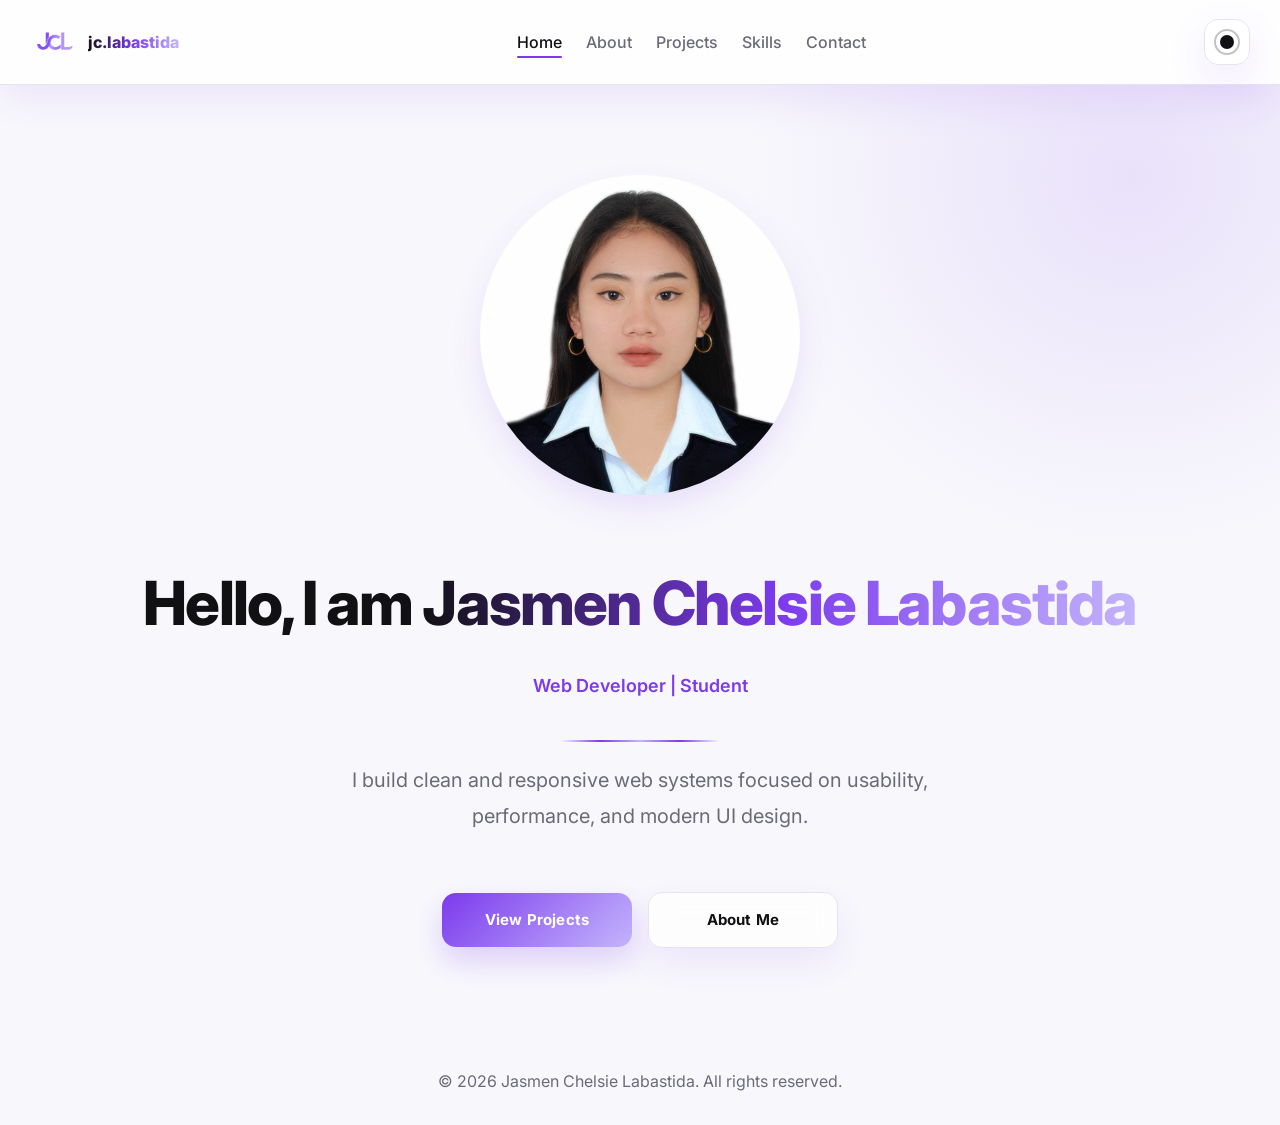
<file: index.html>
<!DOCTYPE html>
  <html lang="en">
  <head>
    <meta charset="UTF-8">
    <meta name="viewport" content="width=device-width, initial-scale=1.0">

    <title>jc.labastida</title>
    <link rel="icon" href="images/icon.png" type="image/png">

    <link rel="stylesheet" href="css/main.css">
    <link rel="stylesheet" href="css/index.css">
  </head>

  <body>

  <!-- NAVBAR -->
  <header>
    <nav class="navbar">

      <!-- LOGO BUTTON -->
      <a href="index.html" class="logo">
        <img src="images/logo.png" alt="Logo">

        <span class="animate-shine">
          jc.labastida
        </span>
      </a>

      <!-- NAV LINKS -->
      <ul class="nav-links">
        <li><a href="index.html" class="active">Home</a></li>
        <li><a href="about.html">About</a></li>
        <li><a href="projects.html">Projects</a></li>
        <li><a href="skills.html">Skills</a></li>
        <li><a href="contact.html">Contact</a></li>
      </ul>

      <!-- THEME TOGGLE -->
      <div class="nav-controls">
        <button id="themeToggle" class="theme-toggle">
          <span class="icon"></span>
        </button>

        <button class="menu-toggle" id="menuToggle">☰</button>
      </div>

    </nav>
  </header>

  <!-- HERO -->
  <section class="hero">

    <div class="hero-image">
      <img src="images/profile.jpg" alt="Profile Picture">
    </div>

    <h1 class="hero-title">
      Hello, I am
      <span class="hero-name animate-shine">
        Jasmen Chelsie Labastida
      </span>
    </h1>

    <h2 class="hero-role">
      Web Developer | Student
    </h2>

    <p class="hero-description">
      I build clean and responsive web systems focused on usability, performance, and modern UI design.
    </p>

    <div class="hero-buttons">
      <a href="projects.html" class="btn">View Projects</a>
      <a href="about.html" class="btn">About Me</a>
    </div>

  </section>

  <!-- FOOTER -->
  <footer class="footer">
    <p>© 2026 Jasmen Chelsie Labastida. All rights reserved.</p>
  </footer>

  <script src="js/main.js"></script>
  </body>
  </html>
</file>
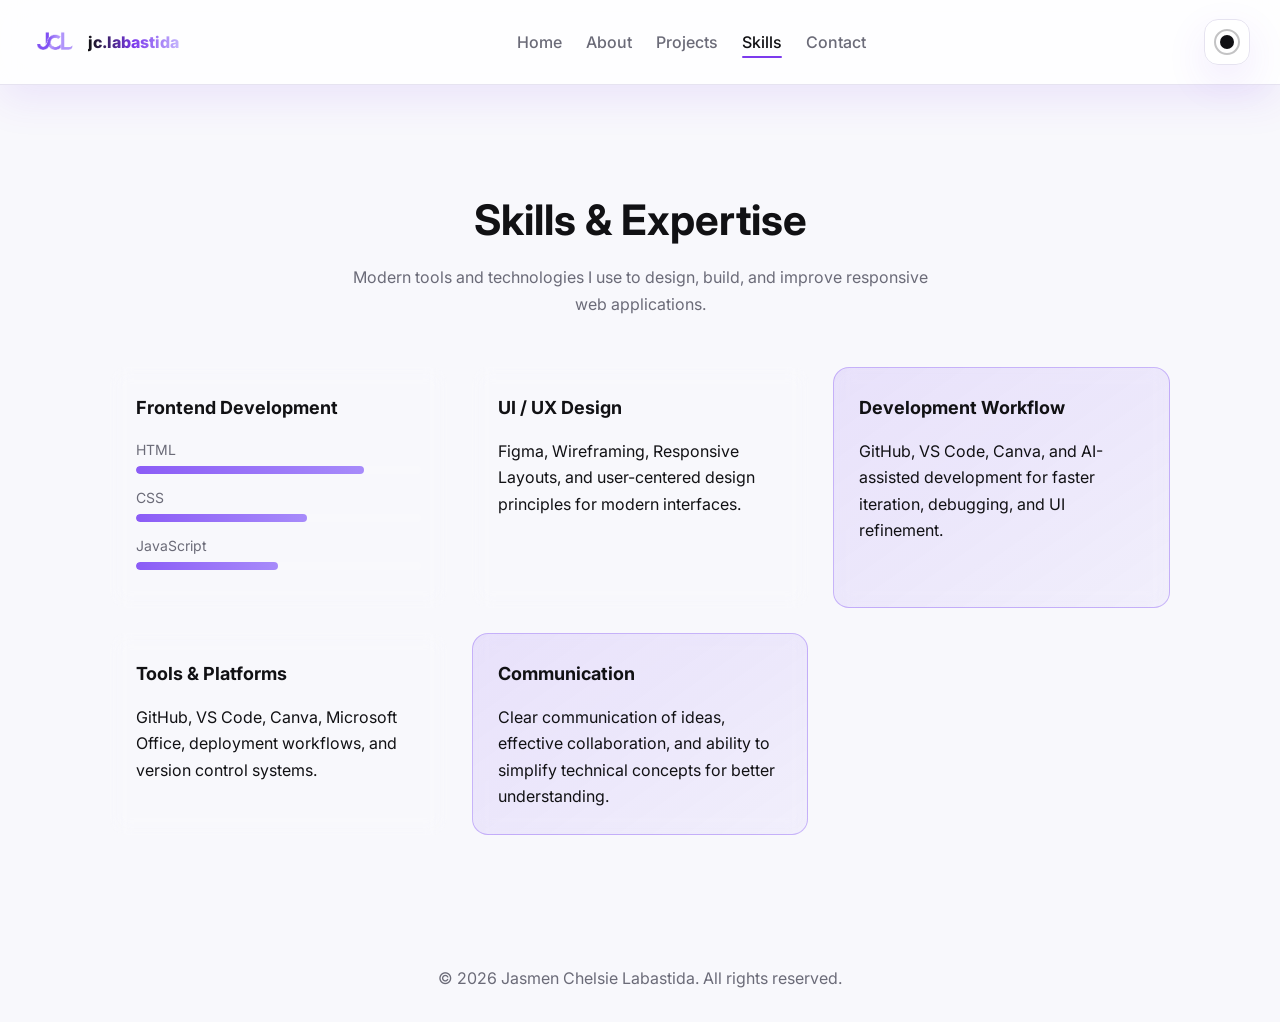
<file: skills.html>
<!DOCTYPE html>
<html lang="en">
<head>
  <meta charset="UTF-8">
  <meta name="viewport" content="width=device-width, initial-scale=1.0">
  
    <title>jc.labastida</title>
    <link rel="icon" href="images/icon.png" type="image/png">

  <link rel="stylesheet" href="css/main.css">
  <link rel="stylesheet" href="css/skills.css">
</head>
<body>

<!-- NAVBAR -->
<header>
  <nav class="navbar">

    <a href="index.html" class="logo">
      <img src="images/logo.png" alt="Logo">
      <span class="animate-shine">jc.labastida</span>
    </a>

    <ul class="nav-links">
      <li><a href="index.html">Home</a></li>
      <li><a href="about.html">About</a></li>
      <li><a href="projects.html">Projects</a></li>
      <li><a href="skills.html" class="active">Skills</a></li>
      <li><a href="contact.html">Contact</a></li>
    </ul>

    <div class="nav-controls">
      <button id="themeToggle" class="theme-toggle">
        <span class="icon"></span>
      </button>

      <button class="menu-toggle" id="menuToggle">☰</button>
    </div>

  </nav>
</header>

<section class="page-section skills-section">

  <div class="skills-header">
    <h1>Skills & Expertise</h1>
    <p>Modern tools and technologies I use to design, build, and improve responsive web applications.</p>
  </div>

  <div class="skills-grid">

    <!-- Frontend -->
    <div class="skill-card">
      <h3>Frontend Development</h3>

      <div class="skill-bar">
        <span>HTML</span>
        <div class="progress"><div class="fill" style="width:80%"></div></div>
      </div>

      <div class="skill-bar">
        <span>CSS</span>
        <div class="progress"><div class="fill" style="width:60%"></div></div>
      </div>

      <div class="skill-bar">
        <span>JavaScript</span>
        <div class="progress"><div class="fill" style="width:50%"></div></div>
      </div>

    </div>

    <!-- Design -->
    <div class="skill-card">
      <h3>UI / UX Design</h3>
      <p>Figma, Wireframing, Responsive Layouts, and user-centered design principles for modern interfaces.</p>
    </div>

    <!-- Workflow -->
    <div class="skill-card highlight">
      <h3>Development Workflow</h3>
      <p>GitHub, VS Code, Canva, and AI-assisted development for faster iteration, debugging, and UI refinement.</p>
    </div>

    <!-- Tools -->
    <div class="skill-card">
      <h3>Tools & Platforms</h3>
      <p>GitHub, VS Code, Canva, Microsoft Office, deployment workflows, and version control systems.</p>
    </div>

    <!-- Communication -->
    <div class="skill-card highlight">
      <h3>Communication</h3>
      <p>Clear communication of ideas, effective collaboration, and ability to simplify technical concepts for better understanding.</p>
    </div>

  </div>

</section>

<!-- FOOTER -->
<footer class="footer">
  <p>© 2026 Jasmen Chelsie Labastida. All rights reserved.</p>
</footer>

<script src="js/main.js"></script>


</body>
</html>
</file>
<file: css/main.css>
/*MAIN  CSS */

@import url('https://fonts.googleapis.com/css2?family=Inter:wght@400;500;600;700;800&display=swap');

/* ROOT VARIABLES */

:root{

  /* BASE */
  --bg:#f8f8fc;
  --text:#111114;
  --muted:#6b6b78;

  /* SURFACES */
  --surface:rgba(255,255,255,0.80);
  --surface-2:#ffffff;

  /* BRAND */
  --primary:#7C3AED;
  --primary-hover:#6D28D9;

  /* ACCENT */
  --accent:#C4B5FD;

  /* UI */
  --border:#e6e3f0;

  /* EFFECTS */
  --shadow:0 15px 40px rgba(124,58,237,.10);
  --shadow-hover:0 22px 55px rgba(124,58,237,.18);

  --radius:16px;
  --transition:all .3s ease;
}

/* DARK MODE */

body.dark-mode{

  --bg:#0a0a10;
  --text:#f8f8ff;
  --muted:#9ca3af;

  --surface:rgba(18,18,26,.85);
  --surface-2:#12121a;

  --primary:#8B5CF6;
  --primary-hover:#A78BFA;

  --accent:#D6CCFF;

  --border:#2a2a3a;

  --shadow:0 18px 50px rgba(139,92,246,.18);
  --shadow-hover:0 26px 70px rgba(139,92,246,.28);
}

/* RESET */

*{
  margin:0;
  padding:0;
  box-sizing:border-box;
}

html{
  scroll-behavior:smooth;
}

body{
  font-family:'Inter',sans-serif;
  background:var(--bg);
  color:var(--text);
  line-height:1.65;

  transition:var(--transition);
}

a{
  text-decoration:none;
  color:inherit;
}

ul{
  list-style:none;
}

img{
  display:block;
  max-width:100%;
}

/* NAVBAR */

.navbar{
  display:flex;
  justify-content:space-between;
  align-items:center;

  padding:18px 30px;

  position:sticky;
  top:0;
  z-index:1000;

  background:var(--surface);
  border-bottom:1px solid var(--border);

  backdrop-filter:blur(20px);
  -webkit-backdrop-filter:blur(20px);

  box-shadow:var(--shadow);

  transition:var(--transition);
}

/* LOGO */

.logo{
  display:flex;
  align-items:center;
  gap:10px;

  font-weight:800;
}

/* FIXED IMAGE */
.logo img{
  width:48px;
  height:48px;

  object-fit:cover;
  border-radius:8px;
}

/* NAV LINKS */

.nav-links{
  display:flex;
  gap:24px;
  align-items:center;
}

.nav-links a{
  position:relative;

  font-weight:500;
  color:var(--muted);

  transition:var(--transition);
}

.nav-links a::after{
  content:"";
  position:absolute;

  left:0;
  bottom:-6px;

  width:0;
  height:2px;

  background:var(--primary);
  border-radius:10px;

  transition:var(--transition);
}

.nav-links a:hover,
.nav-links a.active{
  color:var(--text);
}

.nav-links a:hover::after,
.nav-links a.active::after{
  width:100%;
}

/* NAV CONTROLS */

.nav-controls{
  display:flex;
  align-items:center;
  gap:12px;
}

/* THEME TOGGLE */

.theme-toggle{
  width:46px;
  height:46px;

  display:flex;
  align-items:center;
  justify-content:center;

  border-radius:14px;

  border:1px solid var(--border);
  background:var(--surface);

  cursor:pointer;

  backdrop-filter:blur(12px);

  box-shadow:var(--shadow);

  transition:var(--transition);
}

.theme-toggle:hover{
  transform:translateY(-2px) scale(1.03);
  border-color:var(--primary);
  box-shadow:var(--shadow-hover);
}

/* ICON */
.theme-toggle .icon{
  width:14px;
  height:14px;

  border-radius:50%;
  background:var(--text);

  position:relative;
}

.theme-toggle .icon::before{
  content:"";
  position:absolute;
  inset:-6px;

  border-radius:50%;
  border:2px solid var(--text);
  opacity:.25;
}

.theme-toggle .icon::after{
  content:"";
  position:absolute;

  width:10px;
  height:10px;

  top:-2px;
  right:-2px;

  border-radius:50%;
  background:var(--surface);

  transform:scale(0);
  transition:var(--transition);
}

body.dark-mode .theme-toggle .icon{
  background:#fff;
}

body.dark-mode .theme-toggle .icon::after{
  transform:scale(1);
  background:var(--bg);
}

/* HERO */

.hero{
  display:flex;
  flex-direction:column;
  align-items:center;
  justify-content:center;

  text-align:center;

  min-height:90vh;
  padding:80px 20px;

  transition:var(--transition);
}

.hero-image img{
  width:240px;
  height:240px;

  border-radius:50%;
  object-fit:cover;

  margin-bottom:25px;

  transition:var(--transition);
}

/* TEXT */

.hero-title{
  font-size:2.5rem;
  font-weight:800;
}

.hero-role{
  color:var(--primary);
  margin-top:10px;
}

.hero-description{
  max-width:600px;
  color:var(--muted);
  margin-top:15px;
}

/* BUTTONS */

.hero-buttons{
  display:flex;
  gap:12px;
  margin-top:25px;
}

.hero-buttons{
  display:flex;
  gap:14px;
  margin-top:25px;
}

/* SAME DESIGN FOR BOTH */
.hero-buttons{
  display:flex;
  gap:14px;
  margin-top:25px;
}

/* SAME DESIGN FOR BOTH */
.btn{
  display:inline-flex;
  align-items:center;
  justify-content:center;

  padding:12px 22px;

  border-radius:14px;

  background:linear-gradient(135deg,var(--primary),var(--accent));
 

  font-weight:600;
  font-size:14px;

  box-shadow:var(--shadow);

  transition:var(--transition);
}

/* SAME HOVER FOR BOTH */
.btn:hover{
  transform:translateY(-3px);
  box-shadow:var(--shadow-hover);
}

/* SAME HOVER FOR BOTH */
.btn:hover{
  transform:translateY(-3px);
  box-shadow:var(--shadow-hover);
}

.btn:hover{
  transform:translateY(-3px);
  opacity:.9;
}

/* FOOTER */

.footer{
  text-align:center;
  padding:30px;
  color:var(--muted);
}

@keyframes shine{
  0%{ background-position:0% center; }
  100%{ background-position:200% center; }
}

.animate-shine{
  display:inline-block;

  background:linear-gradient(
    90deg,
    #111,
    #7C3AED,
    #C4B5FD,
    #7C3AED,
    #111
  );

  background-size:200% auto;

  -webkit-background-clip:text;
  -webkit-text-fill-color:transparent;

  animation:shine 3s linear infinite;
}

/* Default (desktop view) */
.menu-toggle {
  display: none;
  font-size: 26px;
  background: transparent;
  border: none;
  cursor: pointer;
  color: var(--text-color);
}


/* Hover effect */
.menu-toggle:hover {
  transform: scale(1.1);
  opacity: 0.8;
}

/* Mobile view */
@media (max-width: 768px) {
  .menu-toggle {
    display: block;
  }

  .nav-links {
    display: none;
    flex-direction: column;
    position: absolute;
    top: 70px;
    right: 20px;
    
    background: var(--bg-color);
    padding: 15px;
    border-radius: 10px;

    box-shadow: 0 10px 25px rgb(0, 0, 0);
  }

  .nav-links.active {
    display: flex;
  }
}
</file>
<file: css/index.css>
/*  HOMEPAGE */

/*  HERO LAYOUT */

.hero{
  position:relative;

  display:flex;
  flex-direction:column;
  align-items:center;
  justify-content:center;

  text-align:center;

  min-height:92vh;
  padding:90px 20px;

  gap:14px;
  overflow:hidden;
}

/* BACKGROUND GLOW */
.hero::before{
  content:"";
  position:absolute;

  width:780px;
  height:780px;

  top:-300px;
  right:-240px;

  background:radial-gradient(
    circle,
    rgba(124,58,237,.12),
    transparent 70%
  );

  z-index:-1;
  pointer-events:none;
}

/* PROFILE IMAGE */

.hero-image{
  position:relative;
  margin-bottom:36px;
}

/* GLOW RING */
.hero-image::before{
  content:"";
  position:absolute;

  width:340px;
  height:340px;

  top:50%;
  left:50%;
  transform:translate(-50%,-50%);

  border-radius:50%;

  background:radial-gradient(
    circle,
    rgba(124,58,237,.22),
    transparent 70%
  );

  z-index:-1;
  pointer-events:none;
}

/* IMAGE */
.hero-image img{
  width:320px;
  height:320px;

  border-radius:50%;
  object-fit:cover;

  box-shadow:var(--shadow);
  transition:var(--transition);
}

.hero-image img:hover{
  transform:translateY(-10px) scale(1.04);
  box-shadow:0 65px 160px rgba(124,58,237,.32);
}

/* ANIMATION */

@keyframes shine{
  0%{
    background-position:0% center;
  }
  100%{
    background-position:200% center;
  }
}

.animate-shine{
  display:inline-block;

  background:linear-gradient(
    90deg,
    var(--text),
    var(--primary),
    var(--accent),
    var(--primary),
    var(--text)
  );

  background-size:200% 100%;
  background-position:0% center;

  -webkit-background-clip:text;
  -webkit-text-fill-color:transparent;

  animation:shine 3.5s linear infinite;
}

/*  TYPOGRAPHY */

.hero-title{
  font-size:clamp(2.6rem,5.5vw,3.8rem);
  font-weight:800;
  line-height:1.1;

  margin-bottom:10px;
  letter-spacing:-0.03em;
}

.hero-role{
  font-size:18px;
  font-weight:600;

  color:var(--primary);
  margin-bottom:10px;
}

.hero-description{
  position:relative;

  max-width:650px;

  color:var(--muted);

  font-size:20px;
  line-height:1.8;

  margin-bottom:34px;
  padding-top:22px;
}

/* DIVIDER */
.hero-description::before{
  content:"";
  position:absolute;

  top:0;
  left:50%;
  transform:translateX(-50%);

  width:160px;
  height:2px;

  background:linear-gradient(
    90deg,
    transparent,
    var(--primary),
    var(--accent),
    var(--primary),
    transparent
  );

  border-radius:10px;
}

/*  HERO BUTTONS */

.hero-buttons{
  display:flex;
  gap:16px;
  flex-wrap:wrap;
  justify-content:center;
  align-items:center;

  margin-top:10px;
  background:transparent;
  padding:0;
}

/* BASE BUTTON */
.hero-buttons .btn{
  min-width:190px;
  padding:15px 28px;

  display:inline-flex;
  justify-content:center;
  align-items:center;

  border-radius:14px;
  font-weight:700;
  font-size:15px;
  letter-spacing:.2px;
  text-decoration:none;

  transition:all .28s ease;
}

/* PRIMARY */
.hero-buttons .btn:first-child{
  background:linear-gradient(
    135deg,
    var(--primary),
    var(--accent)
  );

  color:#fff;
  border:none;

  box-shadow:0 14px 30px rgba(124,58,237,.22);
}

/* SECONDARY */
.hero-buttons .btn:last-child{
  background:rgba(255,255,255,.75);
  color:var(--text);

  border:1px solid var(--border);
  backdrop-filter:blur(12px);
}

/* HOVER */
.hero-buttons .btn:hover{
  transform:translateY(-4px);
}

.hero-buttons .btn:first-child:hover{
  box-shadow:0 18px 38px rgba(124,58,237,.32);
}

.hero-buttons .btn:last-child:hover{
  border-color:var(--primary);
  color:var(--primary);
  box-shadow:0 12px 24px rgba(124,58,237,.10);
}

/* RESPONSIVE */

@media (max-width:768px){

  .hero{
    padding:70px 18px;
  }

  .hero-image img{
    width:220px;
    height:220px;
  }

  .hero-image::before{
    width:270px;
    height:270px;
  }

  .hero-title{
    font-size:2.2rem;
  }

  .hero-description{
    font-size:17px;
    line-height:1.7;
  }

  .hero-buttons{
    flex-direction:column;
    width:100%;
    max-width:320px;
  }

  .hero-buttons .btn{
    width:100%;
    min-width:unset;
  }
}
</file>
<file: css/skills.css>
/* SKILLS CSS*/

.skills-section{
  padding: 100px 20px;
  max-width: 1100px;
  margin: auto;
}

.skills-header{
  text-align: center;
  margin-bottom: 50px;
}

.skills-header h1{
  font-size: 42px;
  font-weight: 700;
  margin-bottom: 10px;
}

.skills-header p{
  color: var(--muted);
  max-width: 600px;
  margin: auto;
}

/* GRID */
.skills-grid{
  display: grid;
  grid-template-columns: repeat(3, 1fr);
  gap: 25px;
}

/* CARD */
.skill-card{
  background: rgba(255,255,255,0.05);
  border: 1px solid rgba(255,255,255,0.08);
  padding: 25px;
  border-radius: 16px;
  transition: all 0.3s ease;
  backdrop-filter: blur(10px);
}

/* HOVER EFFECT (SaaS STYLE) */
.skill-card:hover{
  transform: translateY(-8px);
  box-shadow: 0 20px 40px rgba(0,0,0,0.2);
  border-color: rgba(139,92,246,0.4);
}

/* HIGHLIGHT CARD */
.skill-card.highlight{
  background: linear-gradient(145deg, rgba(139,92,246,0.15), rgba(167,139,250,0.08));
  border: 1px solid rgba(139,92,246,0.4);
}

/* HEADINGS */
.skill-card h3{
  margin-bottom: 15px;
  font-size: 18px;
}

/* SKILL BARS */
.skill-bar{
  margin-bottom: 12px;
}

.skill-bar span{
  font-size: 14px;
  display: block;
  margin-bottom: 5px;
  color: var(--muted);
}

.progress{
  height: 8px;
  background: rgba(255,255,255,0.1);
  border-radius: 10px;
  overflow: hidden;
}

.fill{
  height: 100%;
  background: linear-gradient(90deg, #8B5CF6, #A78BFA);
  border-radius: 10px;
  transition: width 1s ease;
}

/* RESPONSIVE */
@media (max-width: 900px){
  .skills-grid{
    grid-template-columns: 1fr 1fr;
  }
}

@media (max-width: 600px){
  .skills-grid{
    grid-template-columns: 1fr;
  }

  .skills-header h1{
    font-size: 32px;
  }
}
</file>
